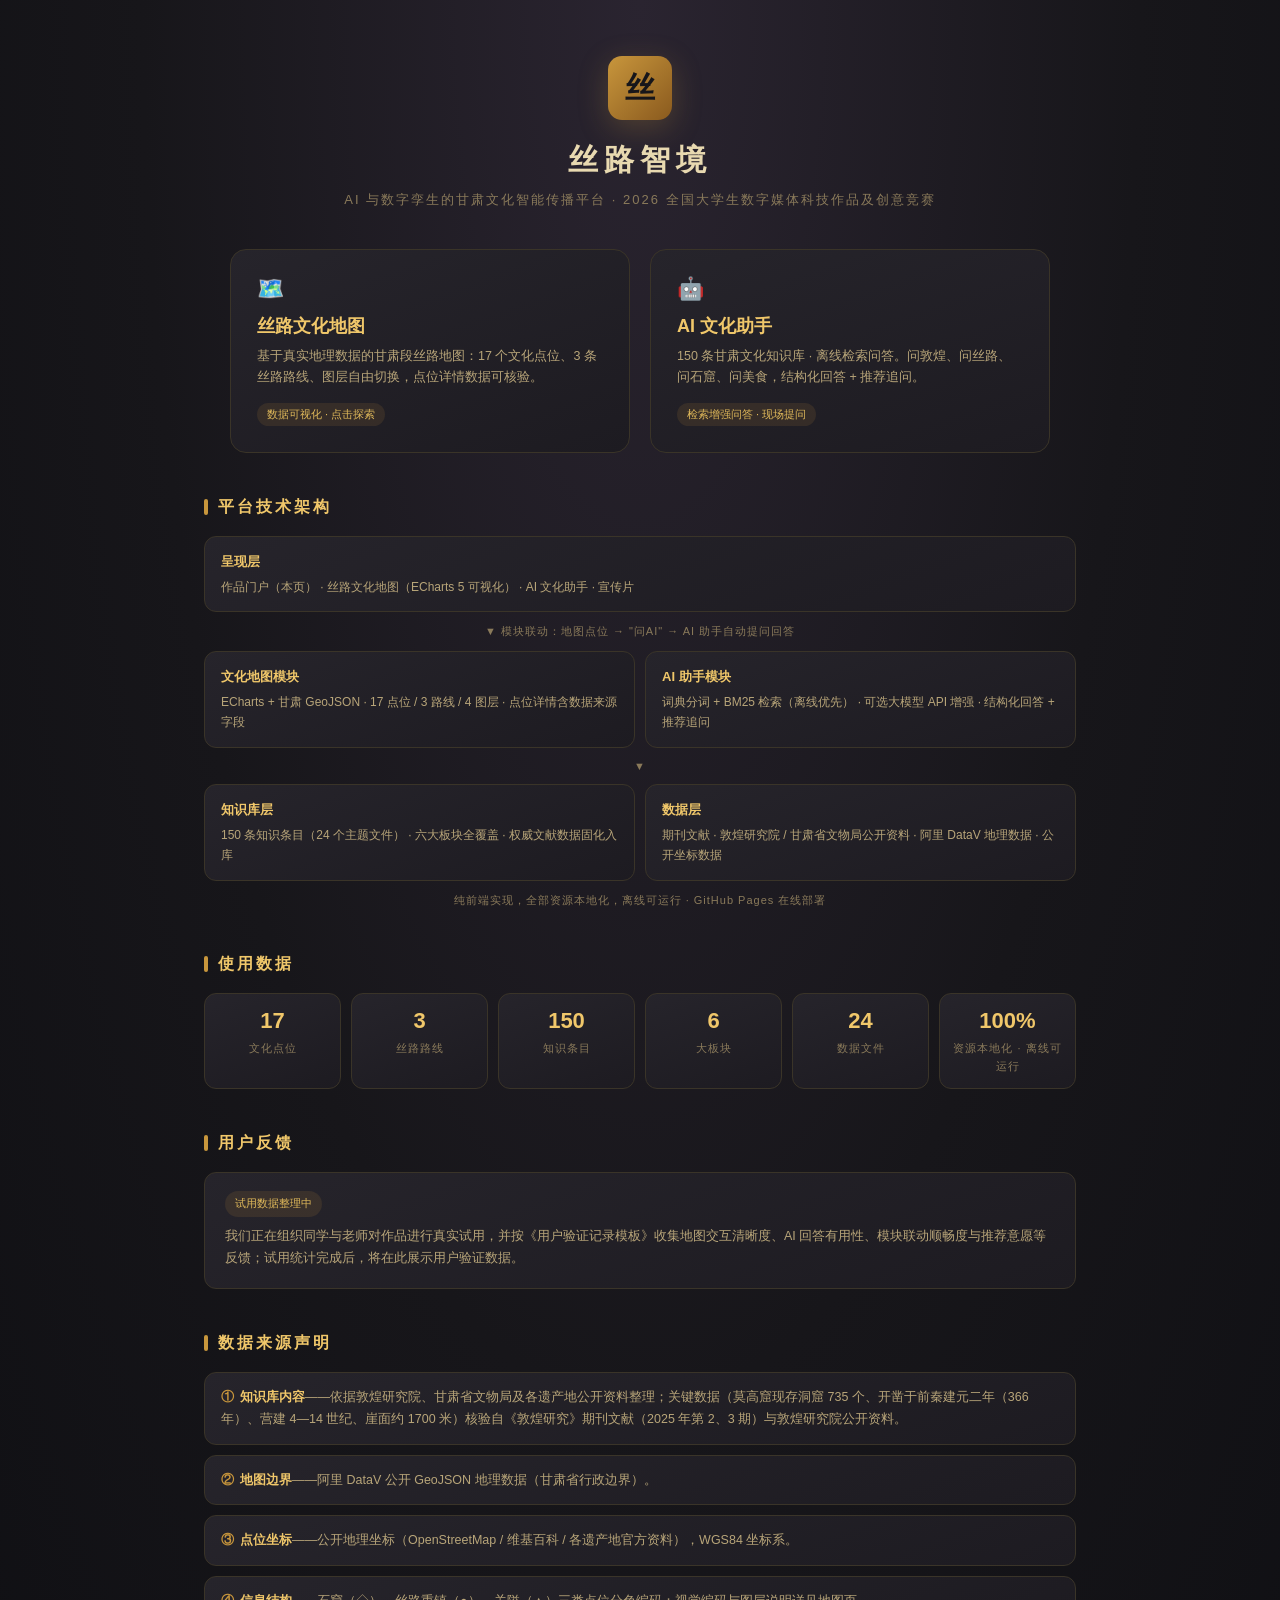
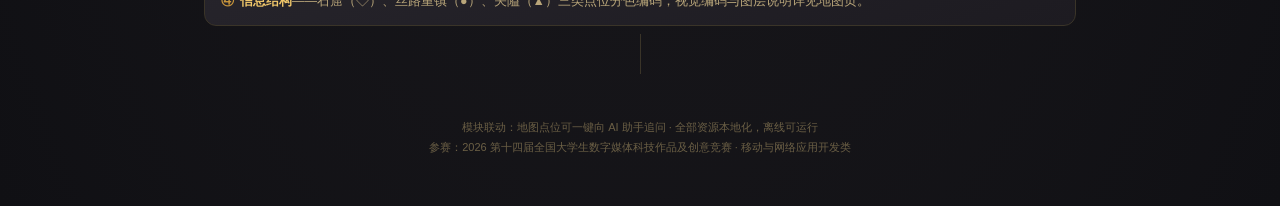
<file: index.html>
<!DOCTYPE html>
<html lang="zh-CN">
<head>
<meta charset="UTF-8">
<meta name="viewport" content="width=device-width, initial-scale=1.0">
<title>丝路智境 · AI与数字孪生的甘肃文化智能传播平台</title>
<style>
  * { margin: 0; padding: 0; box-sizing: border-box; }
  body {
    font-family: "PingFang SC", "Microsoft YaHei", sans-serif;
    background: radial-gradient(ellipse at 50% 0%, #2a2430 0%, #17161a 55%, #101014 100%);
    min-height: 100vh; color: #e8d9b0;
  }
  .wrap { max-width: 920px; margin: 0 auto; padding: 56px 24px 48px; }
  .mark {
    width: 64px; height: 64px; border-radius: 14px; margin: 0 auto 20px;
    background: linear-gradient(135deg, #c8963c, #8a5a1e); color: #17161a;
    display: flex; align-items: center; justify-content: center;
    font-size: 30px; font-weight: 800; box-shadow: 0 8px 30px rgba(200,150,60,.25);
  }
  h1 { text-align: center; font-size: 30px; letter-spacing: 6px; }
  .sub { text-align: center; color: #8a7a5a; font-size: 13px; margin: 10px 0 40px; letter-spacing: 2px; }
  .cards { display: flex; gap: 20px; flex-wrap: wrap; justify-content: center; }
  .card {
    flex: 1 1 260px; max-width: 400px; padding: 26px; border-radius: 16px;
    background: linear-gradient(160deg, #26242b, #1d1b21);
    border: 1px solid #3a3428; text-decoration: none; color: inherit;
    transition: transform .2s, border-color .2s;
  }
  .card:hover { transform: translateY(-4px); border-color: #c8963c; }
  .card .icon { font-size: 22px; color: #c8963c; margin-bottom: 12px; }
  .card h2 { font-size: 18px; color: #f0c76a; margin-bottom: 8px; }
  .card p { font-size: 12.5px; color: #b8a579; line-height: 1.7; }
  .card .tag {
    display: inline-block; margin-top: 14px; padding: 4px 10px; font-size: 11px;
    border-radius: 20px; background: rgba(200,150,60,.12); color: #e0b95a;
  }
  .sec { margin-top: 44px; }
  .sec h2 {
    font-size: 16px; color: #f0c76a; letter-spacing: 3px; margin-bottom: 18px;
    display: flex; align-items: center; gap: 10px;
  }
  .sec h2::before { content: ""; width: 4px; height: 16px; background: #c8963c; border-radius: 2px; }
  /* 技术架构图 */
  .arch { display: flex; flex-direction: column; gap: 10px; }
  .arch-row { display: flex; gap: 10px; flex-wrap: wrap; }
  .arch-item {
    flex: 1 1 0; min-width: 150px; padding: 14px 16px; border-radius: 12px;
    background: linear-gradient(160deg, #26242b, #1d1b21);
    border: 1px solid #3a3428; font-size: 12px; line-height: 1.7; color: #b8a579;
  }
  .arch-item b { color: #f0c76a; font-size: 13px; display: block; margin-bottom: 4px; }
  .arch-link {
    text-align: center; color: #8a7a5a; font-size: 11px; padding: 2px 0; letter-spacing: 1px;
  }
  .arch-link .a { color: #c8963c; }
  /* 数据来源 */
  .src-list { display: flex; flex-direction: column; gap: 10px; }
  .src-item {
    padding: 13px 16px; border-radius: 12px; font-size: 12.5px; line-height: 1.8;
    background: linear-gradient(160deg, #26242b, #1d1b21); border: 1px solid #3a3428;
    color: #b8a579;
  }
  .src-item b { color: #f0c76a; }
  .src-item .n { color: #c8963c; font-weight: 700; margin-right: 6px; }
  .foot { text-align: center; color: #6b5f45; font-size: 11px; margin-top: 44px; line-height: 1.8; }
  .line { width: 1px; height: 40px; margin: 8px auto; background: #3a3428; }
  /* 使用数据条 */
  .stat-row { display: flex; flex-wrap: wrap; gap: 10px; }
  .stat-chip {
    flex: 1 1 120px; padding: 14px 10px; border-radius: 12px; text-align: center;
    background: linear-gradient(160deg, #26242b, #1d1b21); border: 1px solid #3a3428;
  }
  .stat-chip b { display: block; font-size: 22px; color: #f0c76a; margin-bottom: 4px; }
  .stat-chip span { font-size: 11px; color: #8a7a5a; letter-spacing: 1px; }
  /* 用户反馈 */
  .fb-card {
    padding: 18px 20px; border-radius: 12px;
    background: linear-gradient(160deg, #26242b, #1d1b21); border: 1px solid #3a3428;
    font-size: 12.5px; line-height: 1.8; color: #b8a579;
  }
  .fb-badge {
    display: inline-block; padding: 3px 10px; margin-bottom: 8px; font-size: 11px;
    border-radius: 20px; background: rgba(200,150,60,.12); color: #e0b95a;
  }
</style>
</head>
<body>
<div class="wrap">
  <div class="mark">丝</div>
  <h1>丝路智境</h1>
  <div class="sub">AI 与数字孪生的甘肃文化智能传播平台 · 2026 全国大学生数字媒体科技作品及创意竞赛</div>

  <div class="cards">
    <a class="card" href="map/">
      <div class="icon">🗺️</div>
      <h2>丝路文化地图</h2>
      <p>基于真实地理数据的甘肃段丝路地图：17 个文化点位、3 条丝路路线、图层自由切换，点位详情数据可核验。</p>
      <span class="tag">数据可视化 · 点击探索</span>
    </a>
    <a class="card" href="ai/">
      <div class="icon">🤖</div>
      <h2>AI 文化助手</h2>
      <p>150 条甘肃文化知识库 · 离线检索问答。问敦煌、问丝路、问石窟、问美食，结构化回答 + 推荐追问。</p>
      <span class="tag">检索增强问答 · 现场提问</span>
    </a>
  </div>

  <div class="sec">
    <h2>平台技术架构</h2>
    <div class="arch">
      <div class="arch-row">
        <div class="arch-item"><b>呈现层</b>作品门户（本页） · 丝路文化地图（ECharts 5 可视化） · AI 文化助手 · 宣传片</div>
      </div>
      <div class="arch-link">▼ 模块联动：地图点位 → "问AI" → AI 助手自动提问回答</div>
      <div class="arch-row">
        <div class="arch-item"><b>文化地图模块</b>ECharts + 甘肃 GeoJSON · 17 点位 / 3 路线 / 4 图层 · 点位详情含数据来源字段</div>
        <div class="arch-item"><b>AI 助手模块</b>词典分词 + BM25 检索（离线优先） · 可选大模型 API 增强 · 结构化回答 + 推荐追问</div>
      </div>
      <div class="arch-link">▼</div>
      <div class="arch-row">
        <div class="arch-item"><b>知识库层</b>150 条知识条目（24 个主题文件） · 六大板块全覆盖 · 权威文献数据固化入库</div>
        <div class="arch-item"><b>数据层</b>期刊文献 · 敦煌研究院 / 甘肃省文物局公开资料 · 阿里 DataV 地理数据 · 公开坐标数据</div>
      </div>
      <div class="arch-link">纯前端实现，全部资源本地化，离线可运行 · GitHub Pages 在线部署</div>
    </div>
  </div>

  <div class="sec">
    <h2>使用数据</h2>
    <div class="stat-row">
      <div class="stat-chip"><b>17</b><span>文化点位</span></div>
      <div class="stat-chip"><b>3</b><span>丝路路线</span></div>
      <div class="stat-chip"><b>150</b><span>知识条目</span></div>
      <div class="stat-chip"><b>6</b><span>大板块</span></div>
      <div class="stat-chip"><b>24</b><span>数据文件</span></div>
      <div class="stat-chip"><b>100%</b><span>资源本地化 · 离线可运行</span></div>
    </div>
  </div>

  <div class="sec">
    <h2>用户反馈</h2>
    <div class="fb-card">
      <span class="fb-badge">试用数据整理中</span>
      <p>我们正在组织同学与老师对作品进行真实试用，并按《用户验证记录模板》收集地图交互清晰度、AI 回答有用性、模块联动顺畅度与推荐意愿等反馈；试用统计完成后，将在此展示用户验证数据。</p>
    </div>
  </div>

  <div class="sec">
    <h2>数据来源声明</h2>
    <div class="src-list">
      <div class="src-item"><span class="n">①</span><b>知识库内容</b>——依据敦煌研究院、甘肃省文物局及各遗产地公开资料整理；关键数据（莫高窟现存洞窟 735 个、开凿于前秦建元二年（366 年）、营建 4—14 世纪、崖面约 1700 米）核验自《敦煌研究》期刊文献（2025 年第 2、3 期）与敦煌研究院公开资料。</div>
      <div class="src-item"><span class="n">②</span><b>地图边界</b>——阿里 DataV 公开 GeoJSON 地理数据（甘肃省行政边界）。</div>
      <div class="src-item"><span class="n">③</span><b>点位坐标</b>——公开地理坐标（OpenStreetMap / 维基百科 / 各遗产地官方资料），WGS84 坐标系。</div>
      <div class="src-item"><span class="n">④</span><b>信息结构</b>——石窟（◇）、丝路重镇（●）、关隘（▲）三类点位分色编码；视觉编码与图层说明详见地图页。</div>
    </div>
  </div>

  <div class="line"></div>
  <div class="foot">
    模块联动：地图点位可一键向 AI 助手追问 · 全部资源本地化，离线可运行<br>
    参赛：2026 第十四届全国大学生数字媒体科技作品及创意竞赛 · 移动与网络应用开发类
  </div>
</div>
</body>
</html>
</file>
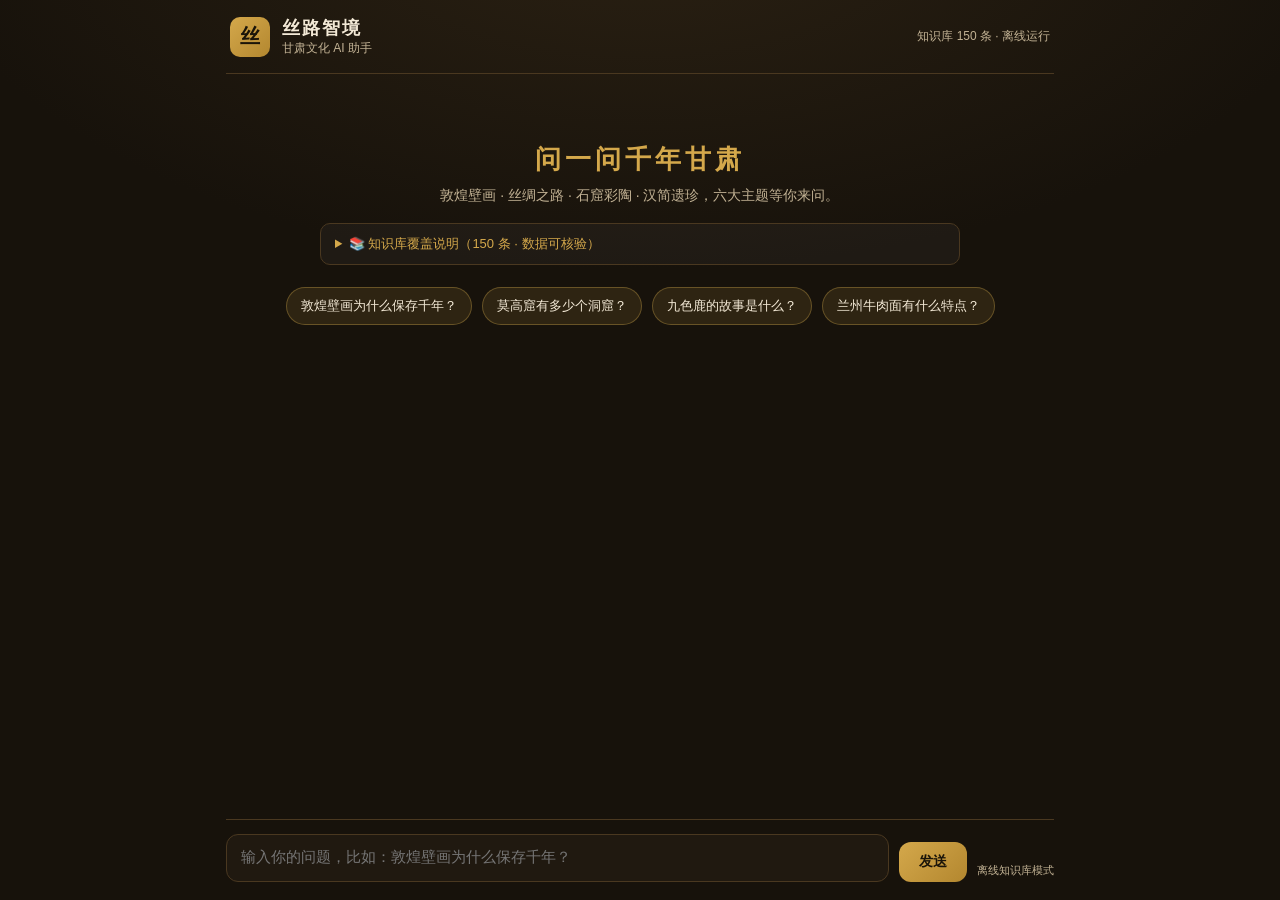
<file: ai/index.html>
<!DOCTYPE html>
<html lang="zh-CN">
<head>
<meta charset="UTF-8">
<meta name="viewport" content="width=device-width, initial-scale=1.0">
<title>丝路智境 · 甘肃文化AI助手</title>
<link rel="stylesheet" href="style.css">
</head>
<body>
<div class="app">
  <header class="topbar">
    <div class="brand">
      <div class="brand-mark">丝</div>
      <div>
        <div class="brand-name">丝路智境</div>
        <div class="brand-sub">甘肃文化 AI 助手</div>
      </div>
    </div>
    <div class="status" id="status"><span class="dot"></span>知识库在线</div>
  </header>

  <main class="chat" id="chat">
    <div class="welcome">
      <div class="welcome-title">问一问千年甘肃</div>
      <div class="welcome-text">敦煌壁画 · 丝绸之路 · 石窟彩陶 · 汉简遗珍，六大主题等你来问。</div>
      <details class="kb">
        <summary>📚 知识库覆盖说明（150 条 · 数据可核验）</summary>
        <ul>
          <li><b>敦煌文化 33 条</b>：莫高窟历史沿革、各朝代壁画风格（北朝—隋唐—西夏—元）、经变与故事画、飞天与彩塑、藏经洞文献、敦煌守护者（常书鸿/段文杰/樊锦诗）、壁画保存千年原因</li>
          <li><b>丝绸之路（甘肃段）11 条</b>：河西走廊地理、丝路贸易与文化传播、玉门关/阳关/嘉峪关、丝路石窟分布</li>
          <li><b>甘肃石窟艺术 6 条</b>：麦积山、炳灵寺、天梯山、马蹄寺、文殊山等</li>
          <li><b>彩陶与汉简 5 条</b>：马家窑彩陶、大地湾、悬泉汉简、居延汉简</li>
          <li><b>历史地理·红色·遗珍 44 条</b>：市州文化、河西四郡、丝路世界遗产点、丝路遗珍（驿使图/《金刚经》/黄河古象）、红色文化（哈达铺/腊子口/南梁/西路军/兰州战役）、现代甘肃</li>
          <li><b>民族·非遗·美食 51 条</b>：裕固族/东乡族/保安族细节、白马藏族与甘南民俗、甘肃非遗（花儿/道情皮影/太平鼓/唐卡等）、兰州牛肉面与甘肃美食、民俗节庆</li>
        </ul>
        <div class="kb-src">关键数据核验：莫高窟现存洞窟 735 个、开凿于前秦建元二年（366 年）、营建 4—14 世纪、崖面约 1700 米——来源为《敦煌研究》期刊（2025 年第 2、3 期）与敦煌研究院公开资料。知识条目均标注数据来源。</div>
      </details>
      <div class="chips" id="chips"></div>
    </div>
  </main>

  <footer class="inputbar">
    <textarea id="input" rows="1" placeholder="输入你的问题，比如：敦煌壁画为什么保存千年？"></textarea>
    <button id="send" title="发送">发送</button>
    <div class="hint" id="modeHint">离线知识库模式</div>
  </footer>
</div>
<script src="app.js"></script>
</body>
</html>
</file>
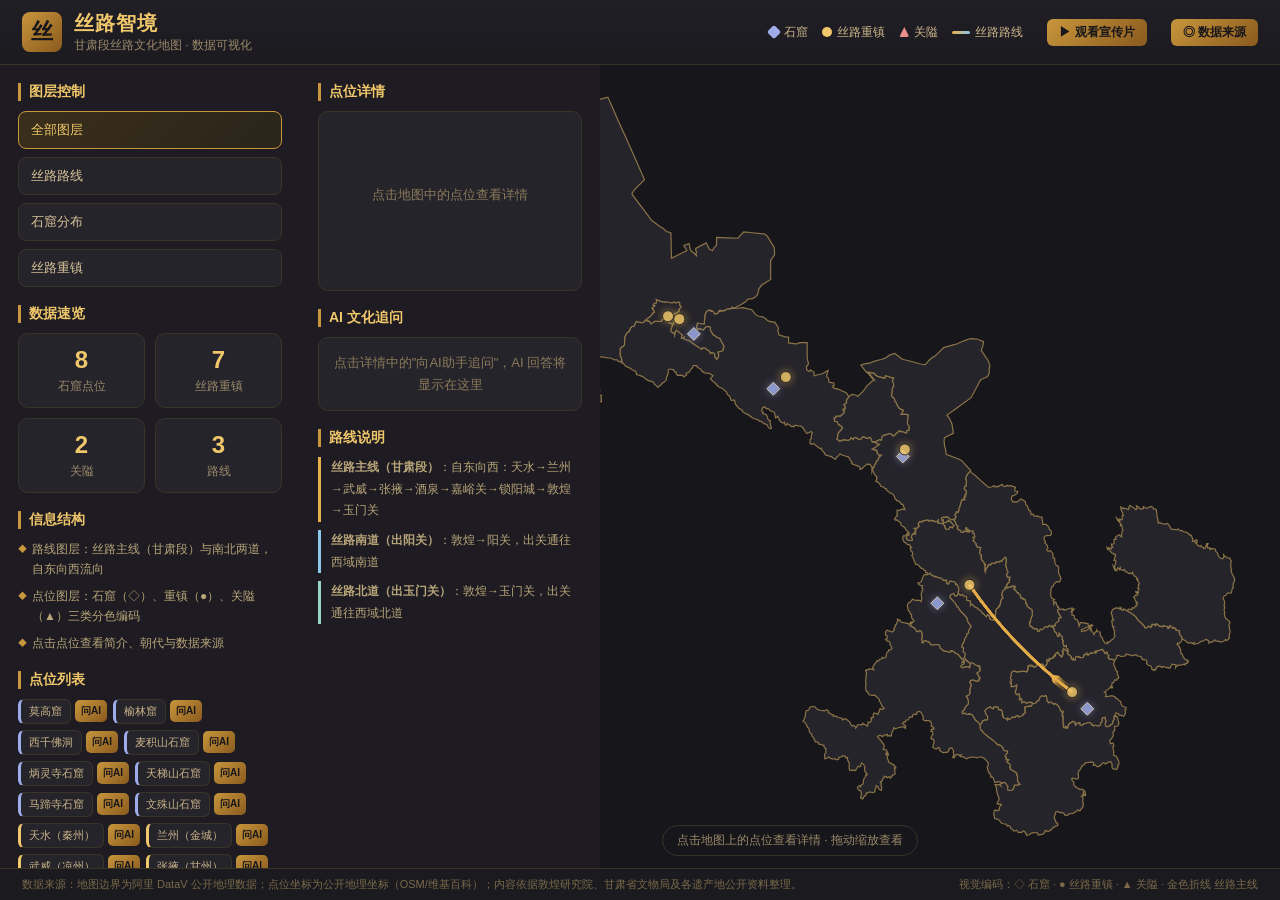
<file: map/index.html>
<!DOCTYPE html>
<html lang="zh-CN">
<head>
<meta charset="UTF-8">
<meta name="viewport" content="width=device-width, initial-scale=1.0">
<title>丝路智境 · 甘肃段丝路文化地图</title>
<link rel="stylesheet" href="css/style.css?v=20261003">
</head>
<body>
<div class="app">
  <header class="topbar">
    <div class="brand">
      <div class="brand-mark">丝</div>
      <div>
        <h1>丝路智境</h1>
        <p class="sub">甘肃段丝路文化地图 · 数据可视化</p>
      </div>
    </div>
    <div class="legend-wrap">
      <span class="lg"><i class="dot grotto"></i>石窟</span>
      <span class="lg"><i class="dot city"></i>丝路重镇</span>
      <span class="lg"><i class="dot fort"></i>关隘</span>
      <span class="lg"><i class="line"></i>丝路路线</span>
      <button class="video-btn" id="video-btn">▶ 观看宣传片</button>
      <button class="video-btn" id="src-btn">◎ 数据来源</button>
    </div>
  </header>

  <!-- 宣传片浮层 -->
  <div class="video-mask" id="video-mask" hidden>
    <div class="video-box">
      <button class="video-close" id="video-close">✕</button>
      <video id="v-map" class="video-el" src="media/clip-map.mp4" controls playsinline></video>
      <video id="v-ai" class="video-el" src="media/clip-ai.mp4" controls playsinline hidden></video>
      <div class="video-tip">地图页 8 秒 → AI 助手页 7 秒 · 完整 15 秒宣传片可在剪映拼接后替换</div>
    </div>
  </div>

  <!-- 数据来源弹层 -->
  <div class="video-mask" id="src-mask" hidden>
    <div class="video-box src-box">
      <button class="video-close" id="src-close">✕</button>
      <h3 class="src-title">点位数据来源</h3>
      <div class="src-body" id="src-body"><div class="empty">加载中…</div></div>
      <div class="src-note">地图边界：阿里 DataV 公开 GeoJSON；点位坐标：公开地理坐标（OSM / 维基百科 / 遗产地官方资料），WGS84；内容依据各遗产地及文博机构公开资料整理。</div>
    </div>
  </div>

  <div class="layout">
    <aside class="panel left">
      <h2>图层控制</h2>
      <div class="layers" id="layers">
        <button class="layer-btn active" data-layer="all">全部图层</button>
        <button class="layer-btn" data-layer="route">丝路路线</button>
        <button class="layer-btn" data-layer="grotto">石窟分布</button>
        <button class="layer-btn" data-layer="city">丝路重镇</button>
      </div>

      <h2>数据速览</h2>
      <div class="stats" id="stats">
        <div class="stat"><div class="num" id="st-grotto">—</div><div class="lbl">石窟点位</div></div>
        <div class="stat"><div class="num" id="st-city">—</div><div class="lbl">丝路重镇</div></div>
        <div class="stat"><div class="num" id="st-fort">—</div><div class="lbl">关隘</div></div>
        <div class="stat"><div class="num" id="st-route">—</div><div class="lbl">路线</div></div>
      </div>

      <h2>信息结构</h2>
      <ul class="struct">
        <li>路线图层：丝路主线（甘肃段）与南北两道，自东向西流向</li>
        <li>点位图层：石窟（◇）、重镇（●）、关隘（▲）三类分色编码</li>
        <li>点击点位查看简介、朝代与数据来源</li>
      </ul>

      <h2>点位列表</h2>
      <div class="site-list" id="site-list">
        <div class="empty">加载中…</div>
      </div>
    </aside>

    <main class="map-wrap">
      <div id="map"></div>
      <div class="hint">点击地图上的点位查看详情 · 拖动缩放查看</div>
    </main>

    <aside class="panel right">
      <h2>点位详情</h2>
      <div class="detail" id="detail">
        <div class="empty">点击地图中的点位查看详情</div>
      </div>
      <h2>AI 文化追问</h2>
      <div class="ai-answer" id="ai-answer">
        <div class="empty">点击详情中的"向AI助手追问"，AI 回答将显示在这里</div>
      </div>
      <h2>路线说明</h2>
      <div class="route-note" id="route-note"></div>
    </aside>
  </div>

  <footer class="foot">
    <span>数据来源：地图边界为阿里 DataV 公开地理数据；点位坐标为公开地理坐标（OSM/维基百科）；内容依据敦煌研究院、甘肃省文物局及各遗产地公开资料整理。</span>
    <span>视觉编码：◇ 石窟 · ● 丝路重镇 · ▲ 关隘 · 金色折线 丝路主线</span>
  </footer>
</div>

<script src="js/echarts.min.js"></script>
<script>
(function () {
  var btn = document.getElementById("video-btn");
  var mask = document.getElementById("video-mask");
  var close = document.getElementById("video-close");
  var v1 = document.getElementById("v-map");
  var v2 = document.getElementById("v-ai");
  if (!btn || !mask) return;
  function stopAll() {
    try { v1.pause(); v1.currentTime = 0; v1.hidden = false; } catch (e) {}
    try { v2.pause(); v2.currentTime = 0; v2.hidden = true; } catch (e) {}
  }
  btn.addEventListener("click", function () {
    mask.hidden = false;
    stopAll();
    var p = v1.play();
    if (p && p.catch) p.catch(function () {});
  });
  close.addEventListener("click", function () {
    mask.hidden = true;
    stopAll();
  });
  mask.addEventListener("click", function (e) {
    if (e.target === mask) { mask.hidden = true; stopAll(); }
  });
  v1.addEventListener("ended", function () {
    v1.hidden = true;
    v2.hidden = false;
    var p = v2.play();
    if (p && p.catch) p.catch(function () {});
  });
  v2.addEventListener("ended", function () { /* 播放完毕 */ });
})();
</script>
<script src="js/app.js?v=20261003"></script>
</body>
</html>
</file>
<file: ai/style.css>
* { box-sizing: border-box; margin: 0; padding: 0; }

:root {
  --bg: #17120b;
  --bg-soft: #201910;
  --card: #2a2013;
  --card-border: #4a3820;
  --gold: #d4a84b;
  --gold-deep: #b3872f;
  --text: #f3e9d6;
  --text-dim: #c2b294;
  --user-bubble: #3d5a7a;
  --ai-bubble: #2a2013;
  --accent: #c9a227;
}

html, body { height: 100%; }
body {
  font-family: "PingFang SC", "Microsoft YaHei", "Noto Sans SC", sans-serif;
  background: radial-gradient(1200px 600px at 50% -10%, #2b2113 0%, var(--bg) 60%);
  color: var(--text);
}

.app {
  max-width: 860px;
  height: 100vh;
  margin: 0 auto;
  display: flex;
  flex-direction: column;
  padding: 0 16px;
}

/* ---------- 顶栏 ---------- */
.topbar {
  display: flex;
  align-items: center;
  justify-content: space-between;
  padding: 16px 4px;
  border-bottom: 1px solid var(--card-border);
}
.brand { display: flex; align-items: center; gap: 12px; }
.brand-mark {
  width: 40px; height: 40px; border-radius: 10px;
  background: linear-gradient(135deg, var(--gold), var(--gold-deep));
  color: #1a1409; font-size: 20px; font-weight: 700;
  display: flex; align-items: center; justify-content: center;
}
.brand-name { font-size: 18px; font-weight: 600; letter-spacing: 2px; }
.brand-sub { font-size: 12px; color: var(--text-dim); }
.status { font-size: 12px; color: var(--text-dim); display: flex; align-items: center; gap: 6px; }
.dot { width: 8px; height: 8px; border-radius: 50%; background: #52c41a; display: inline-block; }

/* ---------- 对话区 ---------- */
.chat {
  flex: 1;
  overflow-y: auto;
  padding: 20px 4px;
  display: flex;
  flex-direction: column;
  gap: 18px;
  scroll-behavior: smooth;
}
.chat::-webkit-scrollbar { width: 6px; }
.chat::-webkit-scrollbar-thumb { background: #4a3820; border-radius: 3px; }

.welcome { text-align: center; margin: 48px 0 24px; }
.welcome-title { font-size: 26px; font-weight: 700; color: var(--gold); letter-spacing: 4px; }
.welcome-text { margin-top: 10px; color: var(--text-dim); font-size: 14px; }

.chips { display: flex; flex-wrap: wrap; gap: 10px; justify-content: center; margin-top: 22px; }

/* 知识库覆盖说明 */
.kb {
  margin: 18px auto 0; max-width: 640px; text-align: left;
  background: rgba(255,255,255,.035); border: 1px solid var(--card-border);
  border-radius: 10px; padding: 0 14px;
}
.kb summary {
  cursor: pointer; color: var(--gold); font-size: 13px;
  padding: 11px 0; user-select: none;
}
.kb ul { margin: 0; padding: 2px 0 8px 2px; list-style: none; }
.kb li { color: var(--text-dim); font-size: 12px; line-height: 1.8; padding-left: 14px; position: relative; }
.kb li::before { content: "·"; position: absolute; left: 0; color: var(--gold); }
.kb li b { color: #d8c49a; font-weight: 600; }
.kb-src {
  color: #a8926a; font-size: 11px; line-height: 1.8;
  border-top: 1px dashed var(--card-border); padding: 10px 0 12px;
}
.chips button {
  background: rgba(212, 168, 75, 0.12);
  border: 1px solid rgba(212, 168, 75, 0.35);
  color: var(--text);
  padding: 9px 14px;
  border-radius: 20px;
  font-size: 13px;
  cursor: pointer;
  transition: all .2s;
}
.chips button:hover { background: rgba(212, 168, 75, 0.25); border-color: var(--gold); }

/* ---------- 消息 ---------- */
.msg { display: flex; gap: 12px; align-items: flex-start; }
.msg .avatar {
  width: 36px; height: 36px; border-radius: 10px; flex-shrink: 0;
  display: flex; align-items: center; justify-content: center; font-size: 16px;
}
.msg.user { flex-direction: row-reverse; }
.msg.user .avatar { background: var(--user-bubble); }
.msg.ai .avatar { background: linear-gradient(135deg, var(--gold), var(--gold-deep)); color: #1a1409; font-weight: 700; }
.bubble {
  max-width: 80%;
  padding: 12px 16px;
  border-radius: 14px;
  font-size: 14.5px;
  line-height: 1.75;
  word-break: break-word;
}
.msg.user .bubble { background: var(--user-bubble); color: #eef4fb; border-top-right-radius: 4px; }
.msg.ai .bubble { background: var(--ai-bubble); border: 1px solid var(--card-border); border-top-left-radius: 4px; }

/* Markdown 渲染 */
.bubble h3 { color: var(--gold); font-size: 15px; margin: 10px 0 4px; }
.bubble h3:first-child { margin-top: 0; }
.bubble p { margin: 4px 0; }
.bubble ul { margin: 4px 0 4px 20px; }
.bubble li { margin: 3px 0; }
.bubble blockquote {
  border-left: 3px solid var(--gold);
  padding: 6px 12px;
  background: rgba(212, 168, 75, 0.08);
  border-radius: 0 8px 8px 0;
  margin: 8px 0;
  color: var(--text-dim);
}
.bubble strong { color: var(--gold); }

.related { display: flex; flex-wrap: wrap; gap: 8px; margin-top: 10px; }
.related button {
  background: rgba(139, 200, 234, 0.12);
  border: 1px solid rgba(139, 200, 234, 0.35);
  color: #cfe6f5;
  padding: 6px 12px;
  border-radius: 16px;
  font-size: 12.5px;
  cursor: pointer;
}
.related button:hover { background: rgba(139, 200, 234, 0.25); }

.sources { margin-top: 8px; font-size: 11.5px; color: var(--text-dim); }
.sources span { margin-right: 8px; }

.typing .bubble::after {
  content: "...";
  animation: blink 1s infinite;
}
@keyframes blink { 50% { opacity: .3; } }

/* ---------- 输入栏 ---------- */
.inputbar {
  display: flex;
  align-items: flex-end;
  gap: 10px;
  padding: 14px 0 18px;
  border-top: 1px solid var(--card-border);
}
#input {
  flex: 1;
  background: var(--bg-soft);
  border: 1px solid var(--card-border);
  border-radius: 12px;
  color: var(--text);
  font-size: 14.5px;
  padding: 12px 14px;
  resize: none;
  outline: none;
  font-family: inherit;
  line-height: 1.5;
  max-height: 120px;
}
#input:focus { border-color: var(--gold); }
#send {
  background: linear-gradient(135deg, var(--gold), var(--gold-deep));
  border: none;
  color: #1a1409;
  font-weight: 600;
  font-size: 14px;
  padding: 11px 20px;
  border-radius: 12px;
  cursor: pointer;
  flex-shrink: 0;
}
#send:disabled { opacity: .5; cursor: not-allowed; }
.hint { font-size: 11px; color: var(--text-dim); padding-bottom: 4px; flex-shrink: 0; }

@media (max-width: 520px) {
  .app { padding: 0 10px; }
  .bubble { max-width: 88%; font-size: 14px; }
  .hint { display: none; }
}
</file>
<file: map/css/style.css>
* { margin: 0; padding: 0; box-sizing: border-box; }
html, body { height: 100%; }
body {
  font-family: "PingFang SC", "Microsoft YaHei", "Segoe UI", sans-serif;
  background: #17161a;
  color: #e8d9b0;
  overflow: hidden;
}
.app { display: flex; flex-direction: column; height: 100vh; }

/* 顶栏 */
.topbar {
  display: flex; align-items: center; justify-content: space-between;
  padding: 10px 22px;
  background: linear-gradient(180deg, #211f26, #1b1a1f);
  border-bottom: 1px solid #3a3428;
  flex-wrap: wrap; gap: 8px;
}
.brand { display: flex; align-items: center; gap: 12px; }
.brand-mark {
  width: 40px; height: 40px; border-radius: 8px;
  background: linear-gradient(135deg, #c8963c, #8a5a1e);
  color: #17161a; font-size: 22px; font-weight: 700;
  display: flex; align-items: center; justify-content: center;
}
.brand h1 { font-size: 20px; color: #f0c76a; letter-spacing: 1px; }
.brand .sub { font-size: 12px; color: #9a8a6a; }
.legend-wrap { display: flex; gap: 14px; align-items: center; font-size: 12px; color: #cbb58a; }
.lg { display: flex; align-items: center; gap: 5px; }
.dot { width: 10px; height: 10px; border-radius: 2px; display: inline-block; }
.dot.grotto { background: #9EACEA; transform: rotate(45deg); }
.dot.city { background: #f0c76a; border-radius: 50%; }
.dot.fort { background: #ea8f8f; clip-path: polygon(50% 0, 100% 100%, 0 100%); }
.line { width: 18px; height: 3px; background: linear-gradient(90deg, #e8b04a, #8bc8ea); border-radius: 2px; }

/* 布局 */
.layout { flex: 1; display: flex; min-height: 0; position: relative; }
.panel { width: 300px; background: #1e1c22; padding: 18px; overflow-y: auto; flex-shrink: 0; position: relative; z-index: 5; }
.panel h2 {
  font-size: 14px; color: #f0c76a; margin: 18px 0 10px;
  border-left: 3px solid #c8963c; padding-left: 8px;
}
.panel h2:first-child { margin-top: 0; }

/* 图层按钮 */
.layers { display: flex; flex-direction: column; gap: 8px; }
.layer-btn {
  padding: 9px 12px; border: 1px solid #3a3428; border-radius: 8px;
  background: #26242b; color: #d8c49a; font-size: 13px; cursor: pointer;
  text-align: left; transition: all .2s;
}
.layer-btn:hover { border-color: #c8963c; }
.layer-btn.active { background: linear-gradient(135deg, #3a2f1c, #2a241a); border-color: #c8963c; color: #f0c76a; }

/* 统计 */
.stats { display: grid; grid-template-columns: 1fr 1fr; gap: 10px; }
.stat {
  background: #26242b; border: 1px solid #3a3428; border-radius: 10px;
  padding: 12px; text-align: center;
}
.stat .num { font-size: 24px; font-weight: 700; color: #f0c76a; }
.stat .lbl { font-size: 12px; color: #9a8a6a; margin-top: 4px; }

/* 信息结构 */
.struct { list-style: none; font-size: 12px; color: #b8a579; line-height: 1.7; }
.struct li { padding-left: 14px; position: relative; margin-bottom: 6px; }
.struct li::before { content: "◆"; position: absolute; left: 0; color: #c8963c; font-size: 9px; top: 3px; }

/* 地图区 */
.map-wrap { position: absolute; top: 0; right: 0; bottom: 0; left: 300px; display: flex; min-width: 0; }
#map { flex: 1; min-height: 0; width: 100%; height: 100%; position: relative; }
.hint {
  position: absolute; bottom: 12px; left: 50%; transform: translateX(-50%);
  font-size: 12px; color: #9a8a6a; background: rgba(23,22,26,.75);
  padding: 6px 14px; border-radius: 20px; border: 1px solid #3a3428;
  white-space: nowrap;
}

/* 右侧详情 */
.detail {
  background: #26242b; border: 1px solid #3a3428; border-radius: 10px;
  padding: 14px; min-height: 180px;
}
.detail .empty { color: #8a7a5a; font-size: 13px; text-align: center; margin-top: 60px; }
.detail h3 { color: #f0c76a; font-size: 16px; margin-bottom: 8px; }
.detail .dynasty { display: inline-block; background: #3a2f1c; color: #e0b95a; font-size: 11px; padding: 2px 8px; border-radius: 4px; margin-bottom: 8px; }
.detail .desc { font-size: 13px; color: #cbb58a; line-height: 1.7; margin-bottom: 10px; }
.detail .src { font-size: 11px; color: #8a7a5a; border-top: 1px dashed #3a3428; padding-top: 8px; }
.route-note { font-size: 12px; color: #b8a579; line-height: 1.8; }
.route-note .r { margin-bottom: 8px; padding-left: 10px; border-left: 3px solid; }

/* 宣传片入口与浮层 */
.video-btn {
  margin-left: 10px; padding: 5px 12px; font-size: 12px; font-weight: 600; cursor: pointer;
  background: linear-gradient(135deg, #c8963c, #8a5a1e); color: #17161a;
  border: none; border-radius: 6px;
}
.video-btn:hover { filter: brightness(1.1); }
.video-mask {
  position: fixed; top: 0; left: 0; right: 0; bottom: 0; z-index: 99;
  background: rgba(10, 9, 12, 0.92); display: flex; align-items: center; justify-content: center;
}
.video-mask[hidden] { display: none; }
.video-box { position: relative; width: min(960px, 92vw); }
.video-el { width: 100%; border-radius: 10px; background: #000; }
.video-close {
  position: absolute; top: -34px; right: 0; background: none; border: none;
  color: #e8d9b0; font-size: 18px; cursor: pointer; padding: 4px 8px;
}
.video-tip { color: #8a7a5a; font-size: 11px; margin-top: 8px; text-align: center; }

/* 数据来源面板 */
.src-box {
  width: min(720px, 92vw); max-height: 82vh; background: #1d1b21;
  border: 1px solid #3a3428; border-radius: 14px; padding: 20px 22px;
  overflow-y: auto;
}
.src-title { color: #f0c76a; font-size: 16px; letter-spacing: 2px; margin-bottom: 14px; }
.src-head { color: #8a7a5a; font-size: 12px; margin-bottom: 12px; }
.src-row {
  display: flex; align-items: flex-start; gap: 10px; padding: 8px 0;
  border-bottom: 1px solid #2c2830;
}
.src-ico { font-size: 13px; line-height: 1.6; }
.src-main { flex: 1; }
.src-main b { color: #e8d9b0; font-size: 13px; }
.src-src { color: #8a7a5a; font-size: 11.5px; margin-top: 2px; line-height: 1.6; }
.src-note { color: #6b5f45; font-size: 11px; margin-top: 14px; line-height: 1.7; }

/* 点位列表 */
.site-list { display: flex; flex-wrap: wrap; gap: 6px; }
.site-list .empty { color: #8a7a5a; font-size: 12px; }
.site-row { display: flex; align-items: center; gap: 4px; }
.site-item {
  padding: 4px 8px; font-size: 11px; border-radius: 6px; cursor: pointer;
  background: #26242b; color: #cbb58a; border: 1px solid #3a3428;
}
.site-item:hover { filter: brightness(1.15); }
.site-item.t-grotto { border-left: 3px solid #9EACEA; }
.site-item.t-city { border-left: 3px solid #F0C76A; }
.site-item.t-fort { border-left: 3px solid #EA8F8F; }
.ask-mini {
  padding: 4px 6px; font-size: 10px; font-weight: 600; cursor: pointer;
  background: linear-gradient(135deg, #c8963c, #8a5a1e); color: #17161a;
  border: none; border-radius: 5px;
}
.ask-mini:hover { filter: brightness(1.15); }

/* AI 追问 */
.ask-btn {
  display: block; width: 100%; margin-top: 10px; padding: 9px 10px;
  background: linear-gradient(135deg, #c8963c, #8a5a1e); color: #17161a;
  border: none; border-radius: 8px; font-size: 12px; font-weight: 600; cursor: pointer;
  text-align: center;
}
.ask-btn:hover { filter: brightness(1.1); }
.ai-answer {
  background: #26242b; border: 1px solid #3a3428; border-radius: 10px;
  padding: 14px; min-height: 60px; font-size: 13px; color: #cbb58a; line-height: 1.7;
}
.ai-answer .empty { color: #8a7a5a; text-align: center; }
.ai-loading { color: #f0c76a; }
.ai-q {
  font-size: 13px; color: #f0c76a; font-weight: 600; margin-bottom: 8px;
  border-left: 3px solid #c8963c; padding-left: 8px;
}
.ai-a h4 { color: #e0b95a; font-size: 13px; margin: 10px 0 4px; }
.ai-a b { color: #f0c76a; }
.ai-a li { margin-left: 16px; }
.ai-a blockquote { border-left: 3px solid #8a7448; padding-left: 8px; color: #9a8a6a; margin: 6px 0; }
.ai-src { font-size: 11px; color: #8a7a5a; border-top: 1px dashed #3a3428; margin-top: 8px; padding-top: 6px; }
.ai-rel { font-size: 12px; color: #94d8c3; margin-top: 6px; }
.ai-mode { font-size: 11px; color: #7a6a4a; margin-top: 6px; }
.ai-err { color: #ea8f8f; font-size: 12px; }
.ai-err code { background: #3a3428; padding: 2px 6px; border-radius: 4px; }

/* 页脚 */
.foot {
  padding: 8px 22px; background: #1b1a1f; border-top: 1px solid #3a3428;
  display: flex; justify-content: space-between; gap: 10px; flex-wrap: wrap;
  font-size: 11px; color: #7a6a4a;
}

/* 滚动条 */
::-webkit-scrollbar { width: 8px; }
::-webkit-scrollbar-thumb { background: #3a3428; border-radius: 4px; }

@media (max-width: 900px) {
  body { overflow: auto; }
  .app { height: auto; }
  .layout { flex-direction: column; }
  .panel { width: 100%; }
  .map-wrap { position: relative; left: auto; right: auto; height: 70vh; }
}
</file>
